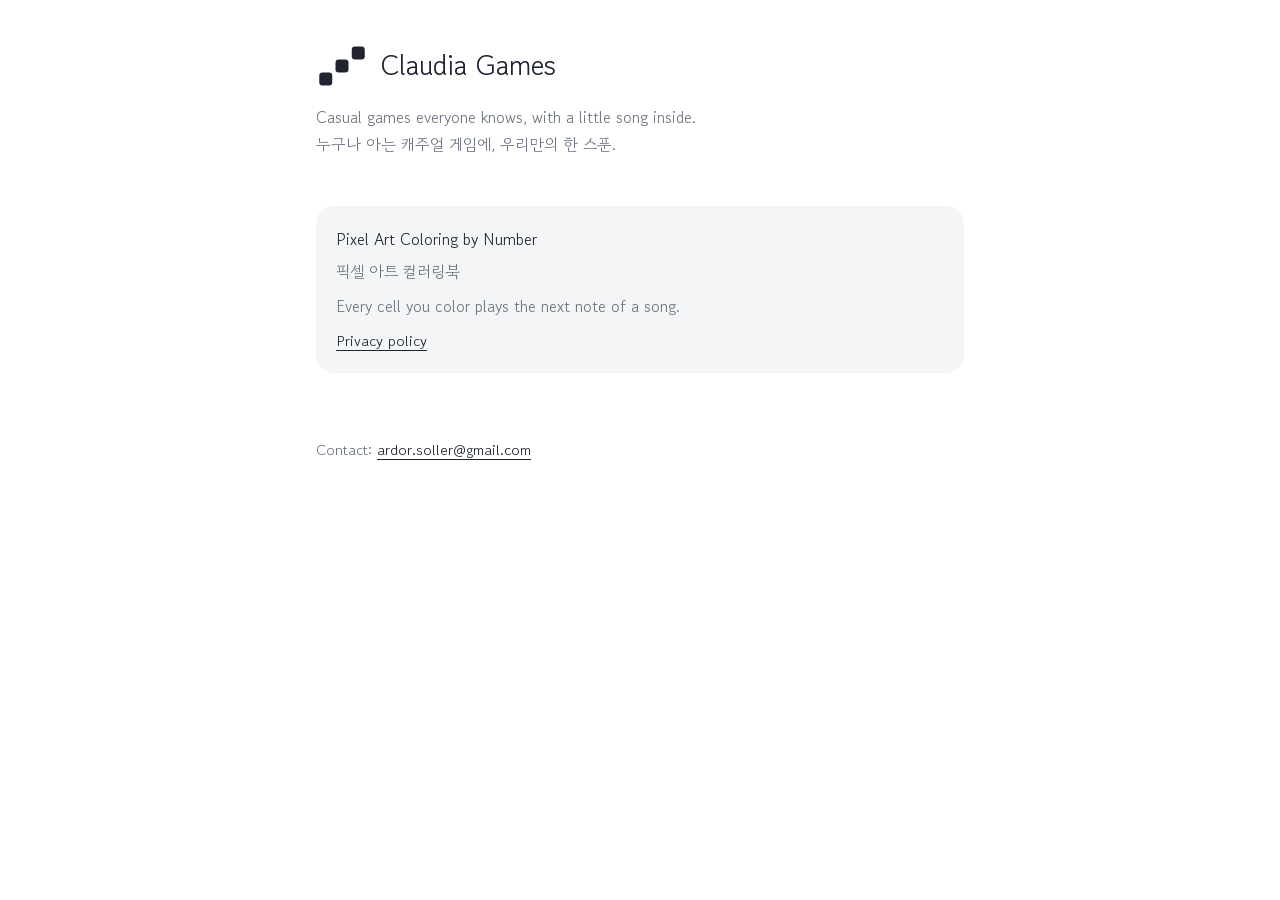
<file: index.html>
<!doctype html>
<html lang="en">
<head>
<meta charset="utf-8">
<meta name="viewport" content="width=device-width, initial-scale=1">
<title>Claudia Games</title>
<link rel="stylesheet" href="style.css">
</head>
<body>
<main>
  <div class="brand">
    <svg viewBox="0 0 64 64" fill="#1F2430" aria-hidden="true"><rect x="4" y="40" width="16" height="16" rx="4"/><rect x="24" y="24" width="16" height="16" rx="4"/><rect x="44" y="8" width="16" height="16" rx="4"/></svg>
    <span>Claudia Games</span>
  </div>
  <p class="sub">Casual games everyone knows, with a little song inside.<br><span lang="ko">누구나 아는 캐주얼 게임에, 우리만의 한 스푼.</span></p>

  <div class="game">
    <h2>Pixel Art Coloring by Number</h2>
    <p lang="ko">픽셀 아트 컬러링북</p>
    <p>Every cell you color plays the next note of a song.</p>
    <p class="links"><a href="pixel-coloring/privacy/">Privacy policy</a></p>
  </div>

  <footer>Contact: <a href="mailto:ardor.soller@gmail.com">ardor.soller@gmail.com</a></footer>
</main>
</body>
</html>
</file>
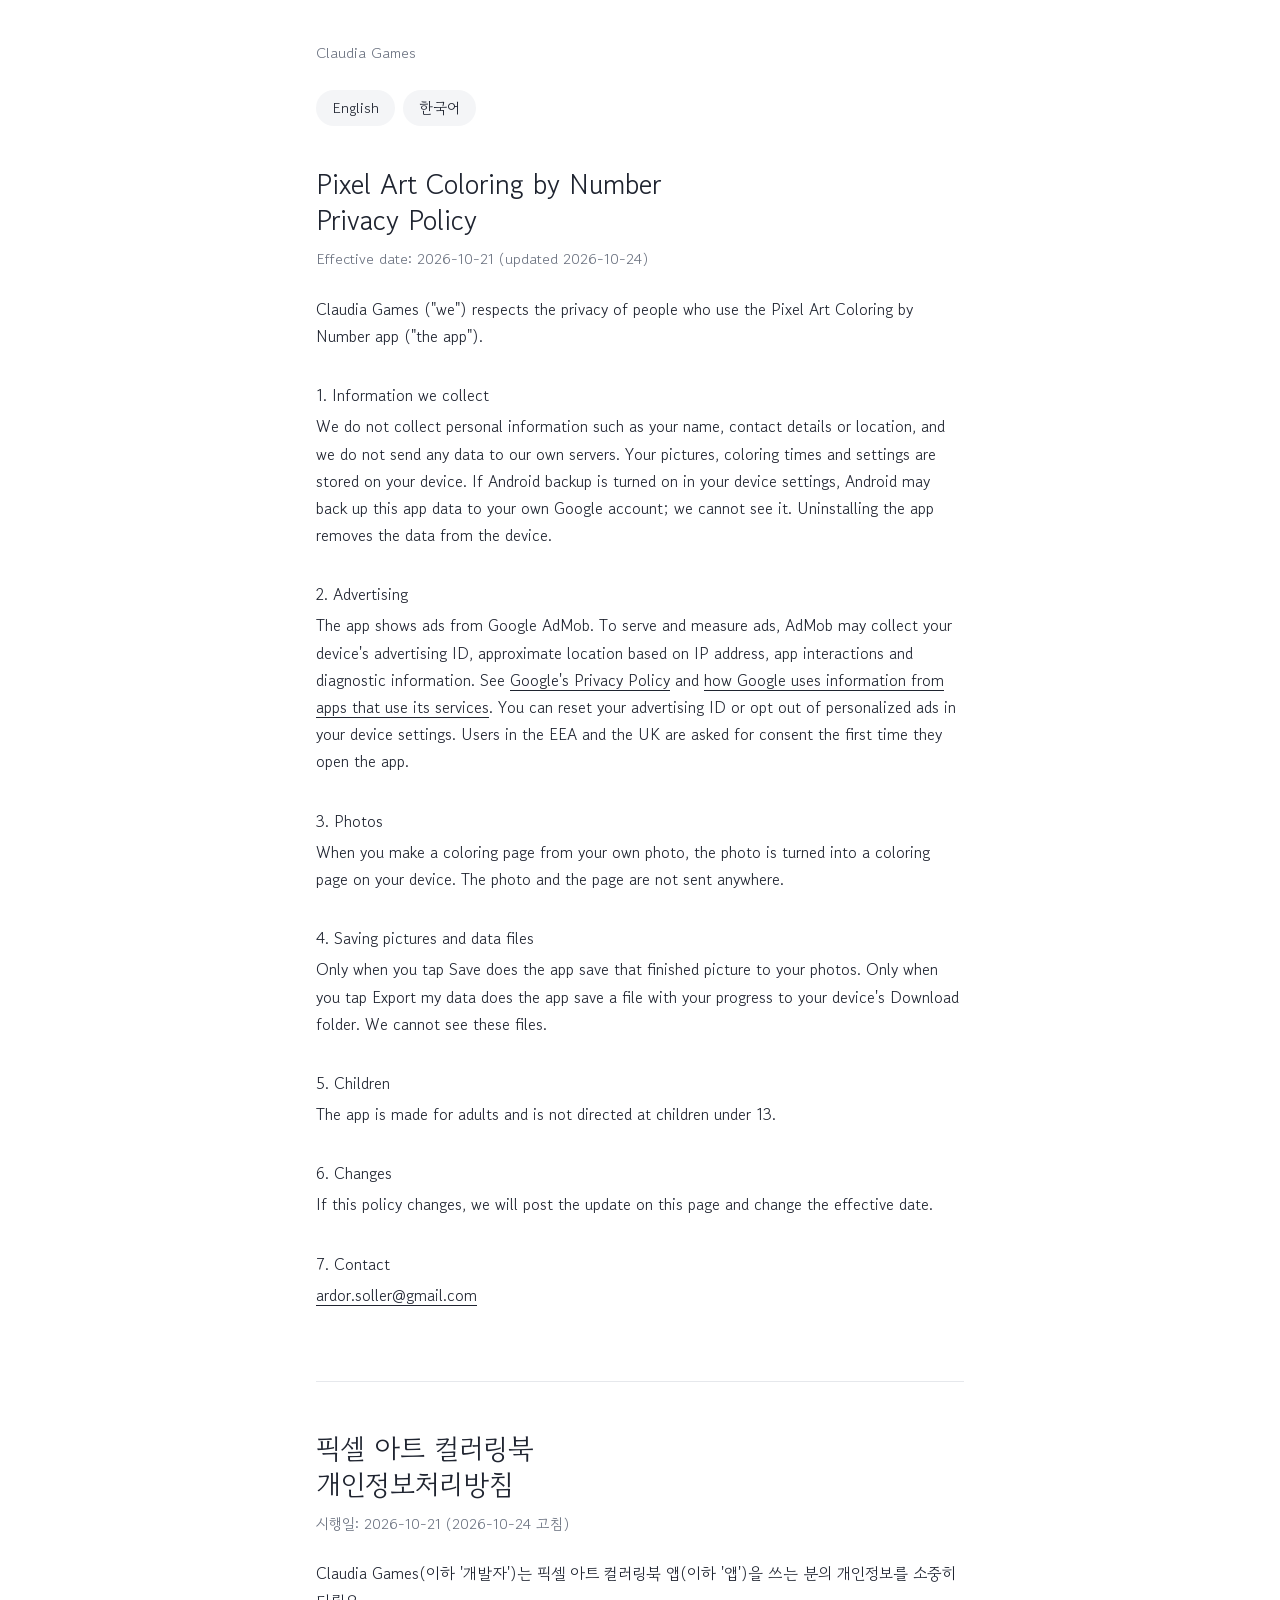
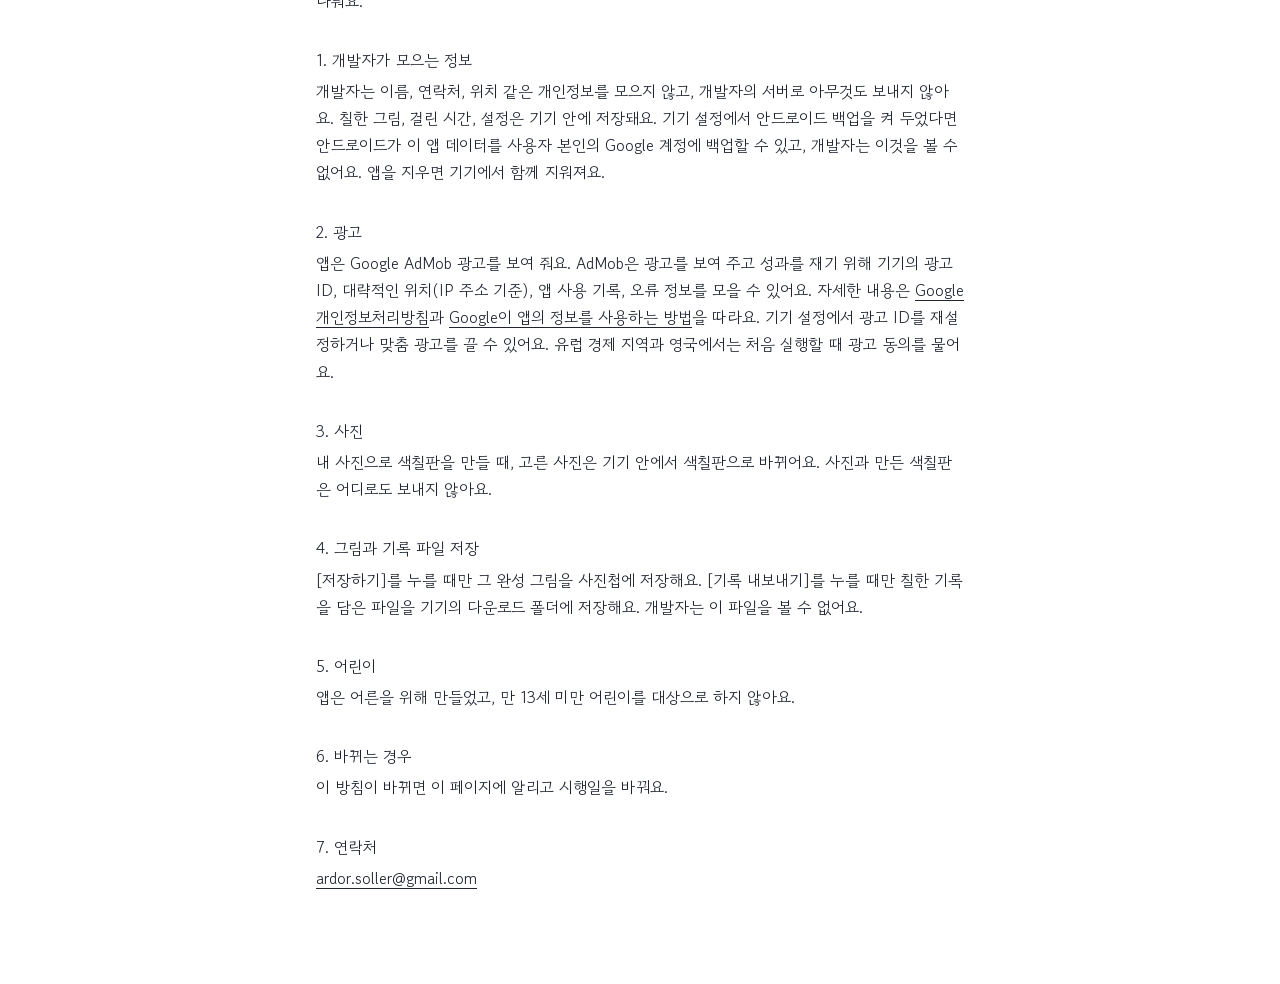
<file: pixel-coloring/privacy/index.html>
<!doctype html>
<html lang="en">
<head>
<meta charset="utf-8">
<meta name="viewport" content="width=device-width, initial-scale=1">
<title>Privacy Policy - Pixel Art Coloring by Number</title>
<link rel="stylesheet" href="../../style.css">
</head>
<body>
<main>
  <p class="top"><a href="../../">Claudia Games</a></p>
  <nav class="lang"><a href="#en">English</a><a href="#ko">한국어</a></nav>

  <section id="en" lang="en">
    <h1>Pixel Art Coloring by Number<br>Privacy Policy</h1>
    <p class="date">Effective date: 2026-10-21 (updated 2026-10-24)</p>
    <p>Claudia Games ("we") respects the privacy of people who use the Pixel Art Coloring by Number app ("the app").</p>

    <h2>1. Information we collect</h2>
    <p>We do not collect personal information such as your name, contact details or location, and we do not send any data to our own servers. Your pictures, coloring times and settings are stored on your device. If Android backup is turned on in your device settings, Android may back up this app data to your own Google account; we cannot see it. Uninstalling the app removes the data from the device.</p>

    <h2>2. Advertising</h2>
    <p>The app shows ads from Google AdMob. To serve and measure ads, AdMob may collect your device's advertising ID, approximate location based on IP address, app interactions and diagnostic information. See <a href="https://policies.google.com/privacy">Google's Privacy Policy</a> and <a href="https://policies.google.com/technologies/partner-sites">how Google uses information from apps that use its services</a>. You can reset your advertising ID or opt out of personalized ads in your device settings. Users in the EEA and the UK are asked for consent the first time they open the app.</p>

    <h2>3. Photos</h2>
    <p>When you make a coloring page from your own photo, the photo is turned into a coloring page on your device. The photo and the page are not sent anywhere.</p>

    <h2>4. Saving pictures and data files</h2>
    <p>Only when you tap Save does the app save that finished picture to your photos. Only when you tap Export my data does the app save a file with your progress to your device's Download folder. We cannot see these files.</p>

    <h2>5. Children</h2>
    <p>The app is made for adults and is not directed at children under 13.</p>

    <h2>6. Changes</h2>
    <p>If this policy changes, we will post the update on this page and change the effective date.</p>

    <h2>7. Contact</h2>
    <p><a href="mailto:ardor.soller@gmail.com">ardor.soller@gmail.com</a></p>
  </section>

  <section id="ko" lang="ko">
    <h1>픽셀 아트 컬러링북<br>개인정보처리방침</h1>
    <p class="date">시행일: 2026-10-21 (2026-10-24 고침)</p>
    <p>Claudia Games(이하 '개발자')는 픽셀 아트 컬러링북 앱(이하 '앱')을 쓰는 분의 개인정보를 소중히 다뤄요.</p>

    <h2>1. 개발자가 모으는 정보</h2>
    <p>개발자는 이름, 연락처, 위치 같은 개인정보를 모으지 않고, 개발자의 서버로 아무것도 보내지 않아요. 칠한 그림, 걸린 시간, 설정은 기기 안에 저장돼요. 기기 설정에서 안드로이드 백업을 켜 두었다면 안드로이드가 이 앱 데이터를 사용자 본인의 Google 계정에 백업할 수 있고, 개발자는 이것을 볼 수 없어요. 앱을 지우면 기기에서 함께 지워져요.</p>

    <h2>2. 광고</h2>
    <p>앱은 Google AdMob 광고를 보여 줘요. AdMob은 광고를 보여 주고 성과를 재기 위해 기기의 광고 ID, 대략적인 위치(IP 주소 기준), 앱 사용 기록, 오류 정보를 모을 수 있어요. 자세한 내용은 <a href="https://policies.google.com/privacy?hl=ko">Google 개인정보처리방침</a>과 <a href="https://policies.google.com/technologies/partner-sites?hl=ko">Google이 앱의 정보를 사용하는 방법</a>을 따라요. 기기 설정에서 광고 ID를 재설정하거나 맞춤 광고를 끌 수 있어요. 유럽 경제 지역과 영국에서는 처음 실행할 때 광고 동의를 물어요.</p>

    <h2>3. 사진</h2>
    <p>내 사진으로 색칠판을 만들 때, 고른 사진은 기기 안에서 색칠판으로 바뀌어요. 사진과 만든 색칠판은 어디로도 보내지 않아요.</p>

    <h2>4. 그림과 기록 파일 저장</h2>
    <p>[저장하기]를 누를 때만 그 완성 그림을 사진첩에 저장해요. [기록 내보내기]를 누를 때만 칠한 기록을 담은 파일을 기기의 다운로드 폴더에 저장해요. 개발자는 이 파일을 볼 수 없어요.</p>

    <h2>5. 어린이</h2>
    <p>앱은 어른을 위해 만들었고, 만 13세 미만 어린이를 대상으로 하지 않아요.</p>

    <h2>6. 바뀌는 경우</h2>
    <p>이 방침이 바뀌면 이 페이지에 알리고 시행일을 바꿔요.</p>

    <h2>7. 연락처</h2>
    <p><a href="mailto:ardor.soller@gmail.com">ardor.soller@gmail.com</a></p>
  </section>
</main>
</body>
</html>
</file>
<file: style.css>
/* Claudia Games 웹사이트: 게임과 같은 흰 종이 틀 (studio/brand/tokens.css의 색과 글자 크기) */
/* 글꼴은 사이트 안에 둔다(바깥 글꼴 서버로 방문자의 IP가 가지 않게). 고운돋움 OFL, fonts/OFL.txt. 글자를 더 쓰면 원본 studio/brand/fonts에 그 글자가 있는지 본다 */
@font-face { font-family: 'Gowun Dodum'; src: url('fonts/gowun-dodum.woff2') format('woff2'); font-display: swap; }
:root { --bg: #FFFFFF; --surface: #F4F5F7; --line: #E6E8EC; --ink: #1F2430; --ink2: #6B7280; --accent: #FF5A4E; }
* { box-sizing: border-box; }
html { background: var(--bg); }
body { margin: 0; color: var(--ink); font: 16px/1.7 'Gowun Dodum', system-ui, sans-serif; font-synthesis: none; }
main { max-width: 680px; margin: 0 auto; padding: 40px 16px 80px; }
a { color: var(--ink); text-underline-offset: 3px; }
h1 { font-size: 28px; font-weight: 400; line-height: 1.3; margin: 0 0 8px; }
h2 { font-size: 16px; font-weight: 400; margin: 32px 0 4px; }
p { margin: 0 0 12px; }
.top { font-size: 15px; color: var(--ink2); margin-bottom: 24px; }
.top a { color: var(--ink2); text-decoration: none; }
.date { color: var(--ink2); font-size: 15px; margin-bottom: 24px; }
.lang { display: flex; gap: 8px; margin-bottom: 40px; }
.lang a { height: 36px; padding: 0 16px; border-radius: 999px; background: var(--surface); display: inline-flex; align-items: center; text-decoration: none; font-size: 15px; }
section + section { margin-top: 72px; padding-top: 48px; border-top: 1px solid var(--line); }
.brand { display: flex; align-items: center; gap: 13px; margin-bottom: 12px; }
.brand svg { width: 52px; height: 52px; }
.brand span { font-size: 28px; }
.sub { color: var(--ink2); margin-bottom: 48px; }
.game { background: var(--surface); border-radius: 18px; padding: 20px; margin-bottom: 12px; }
.game h2 { margin: 0 0 4px; }
.game p { color: var(--ink2); margin: 0 0 8px; }
.game .links { display: flex; gap: 16px; font-size: 15px; margin: 0; }
footer { margin-top: 64px; color: var(--ink2); font-size: 15px; }
</file>
